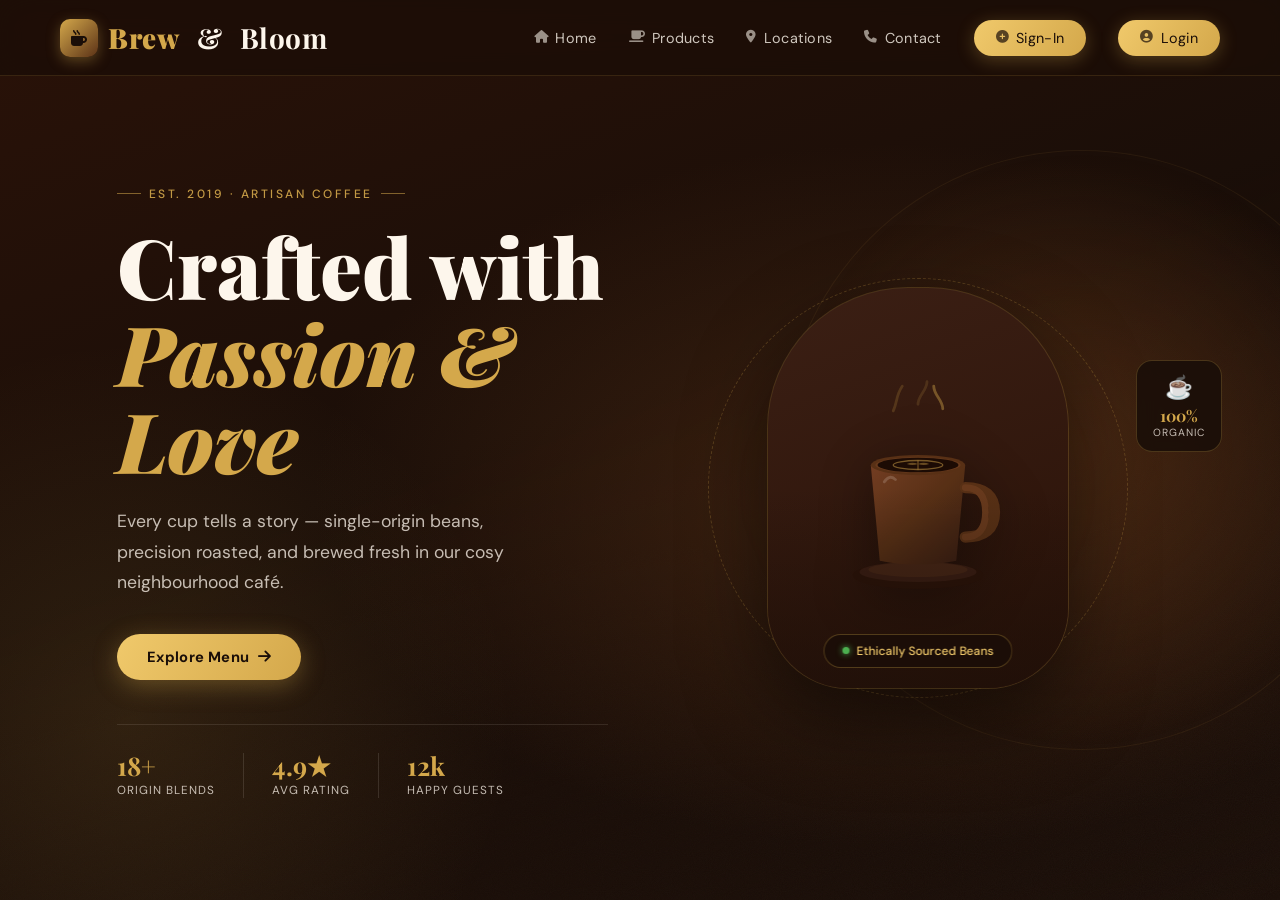
<file: index.html>
<!doctype html>
<html lang="en">
<head>
  <meta charset="UTF-8" />
  <meta name="viewport" content="width=device-width, initial-scale=1.0" />
  <title>Brew & Bloom</title>

  <!-- Font Awesome -->
  <link rel="stylesheet"
    href="https://cdnjs.cloudflare.com/ajax/libs/font-awesome/6.5.0/css/all.min.css"/>

  <!-- Google Fonts -->
  <link href="https://fonts.googleapis.com/css2?family=Playfair+Display:ital,wght@0,700;0,900;1,700&family=DM+Sans:wght@300;400;500&display=swap" rel="stylesheet">

  <link rel="stylesheet" href="style.css">
</head>
<body>

<!-- ────────── NAVBAR ────────── -->
<nav class="nav">
  <a class="brand" href="index.html">
    <span class="icon-wrap"><i class="fa-solid fa-mug-hot"></i></span>
    Brew <span>&nbsp;&amp;&nbsp;</span><span>Bloom</span>
  </a>

  <input type="checkbox" id="toggle">
  <label for="toggle" class="menu-icon" aria-label="Toggle menu">
    <span></span><span></span><span></span>
  </label>

  <ul class="menu">
    <li><a href="index.html"><i class="fa-solid fa-house"></i> Home</a></li>
    <li><a href="menu.html"><i class="fa-solid fa-mug-saucer"></i> Products</a></li>
    <li><a href="#"><i class="fa-solid fa-location-dot"></i> Locations</a></li>
    <li><a href="#"><i class="fa-solid fa-phone"></i> Contact</a></li>
    <li><a href="sign.html" class="btn"><i class="fa fa-plus-circle" aria-hidden="true"></i>Sign-In</a></li>
    <li><a href="login.html" class="btn"><i class="fa-solid fa-circle-user"></i>Login</a></li>
  </ul>
</nav>

<!-- ────────── HERO ────────── -->
<section class="hero">
  <div class="hero-inner">

    <!-- LEFT -->
    <div class="hero-text">
      <p class="eyebrow">Est. 2019 · Artisan Coffee</p>

      <h1 class="hero-title">
        Crafted with<br>
        <em>Passion &amp; Love</em>
      </h1>

      <p class="hero-sub">
        Every cup tells a story — single-origin beans, precision roasted,
        and brewed fresh in our cosy neighbourhood café.
      </p>

      <div class="hero-ctas">
        <a href="menu.html" class="cta-primary">
          Explore Menu <i class="fa-solid fa-arrow-right"></i>
        </a>
      </div>

      <div class="stats">
        <div class="stat-item">
          <div class="stat-num">18+</div>
          <div class="stat-label">Origin Blends</div>
        </div>
        <div class="stat-divider"></div>
        <div class="stat-item">
          <div class="stat-num">4.9★</div>
          <div class="stat-label">Avg Rating</div>
        </div>
        <div class="stat-divider"></div>
        <div class="stat-item">
          <div class="stat-num">12k</div>
          <div class="stat-label">Happy Guests</div>
        </div>
      </div>
    </div>

    <!-- RIGHT -->
    <div class="hero-visual">
      <div class="ring"></div>
      <div class="glow-blob"></div>

      <div class="img-card">
        <div class="cup-art">
          <!-- Elegant coffee cup SVG illustration -->
          <svg viewBox="0 0 160 200" fill="none" xmlns="http://www.w3.org/2000/svg">
            <!-- Steam wisps -->
            <path d="M58 30 C58 22, 66 18, 66 10" stroke="#D4A84B" stroke-width="2.5" stroke-linecap="round" opacity="0.6">
              <animate attributeName="opacity" values="0.6;0.2;0.6" dur="2.5s" repeatCount="indefinite"/>
              <animate attributeName="d" values="M58 30 C58 22, 66 18, 66 10;M58 32 C62 24, 60 18, 66 10;M58 30 C58 22, 66 18, 66 10" dur="2.5s" repeatCount="indefinite"/>
            </path>
            <path d="M80 26 C80 18, 88 14, 88 6" stroke="#D4A84B" stroke-width="2.5" stroke-linecap="round" opacity="0.5">
              <animate attributeName="opacity" values="0.5;0.15;0.5" dur="2s" begin="0.4s" repeatCount="indefinite"/>
            </path>
            <path d="M102 30 C102 22, 94 18, 94 10" stroke="#D4A84B" stroke-width="2.5" stroke-linecap="round" opacity="0.6">
              <animate attributeName="opacity" values="0.6;0.2;0.6" dur="3s" begin="0.8s" repeatCount="indefinite"/>
            </path>

            <!-- Saucer -->
            <ellipse cx="80" cy="178" rx="58" ry="12" fill="#2a1208"/>
            <ellipse cx="80" cy="175" rx="52" ry="9" fill="#3B1F14"/>
            <ellipse cx="80" cy="173" rx="44" ry="6.5" fill="#4a2918"/>

            <!-- Cup body -->
            <path d="M38 80 L46 165 Q80 172 114 165 L122 80 Z" fill="url(#cupGrad)"/>

            <!-- Cup rim -->
            <ellipse cx="80" cy="80" rx="42" ry="9" fill="#5C3317"/>
            <ellipse cx="80" cy="80" rx="38" ry="7" fill="#6e3e1e"/>

            <!-- Coffee surface -->
            <ellipse cx="80" cy="80" rx="36" ry="6.5" fill="#1a0a04"/>

            <!-- Latte art (leaf) -->
            <ellipse cx="80" cy="80" rx="22" ry="4" fill="none" stroke="#D4A84B" stroke-width="1.2" opacity="0.55"/>
            <line x1="80" y1="76" x2="80" y2="84" stroke="#D4A84B" stroke-width="1" opacity="0.55"/>
            <path d="M70 79 Q75 77 80 79 Q75 81 70 79" fill="#D4A84B" opacity="0.45"/>
            <path d="M90 79 Q85 77 80 79 Q85 81 90 79" fill="#D4A84B" opacity="0.45"/>

            <!-- Handle -->
            <path d="M122 100 Q148 100 148 122 Q148 144 122 144" stroke="#5C3317" stroke-width="10" fill="none" stroke-linecap="round"/>
            <path d="M122 100 Q140 100 140 122 Q140 144 122 144" stroke="#6e3e1e" stroke-width="6" fill="none" stroke-linecap="round"/>

            <!-- Shine -->
            <path d="M50 95 Q55 88 60 93" stroke="rgba(253,246,236,0.2)" stroke-width="2.5" stroke-linecap="round" fill="none"/>

            <defs>
              <linearGradient id="cupGrad" x1="38" y1="80" x2="122" y2="165" gradientUnits="userSpaceOnUse">
                <stop offset="0%" stop-color="#7a4225"/>
                <stop offset="50%" stop-color="#5C3317"/>
                <stop offset="100%" stop-color="#3B1F14"/>
              </linearGradient>
            </defs>
          </svg>
        </div>

        <div class="badge">
          <span class="badge-dot"></span>
          Ethically Sourced Beans
        </div>
      </div>

      <!-- floating info tag -->
      <div class="float-tag">
        <div class="tag-icon">☕</div>
        <div class="tag-val">100%</div>
        <div class="tag-label">Organic</div>
      </div>
    </div>

  </div>
</section>

</body>
</html>
</file>
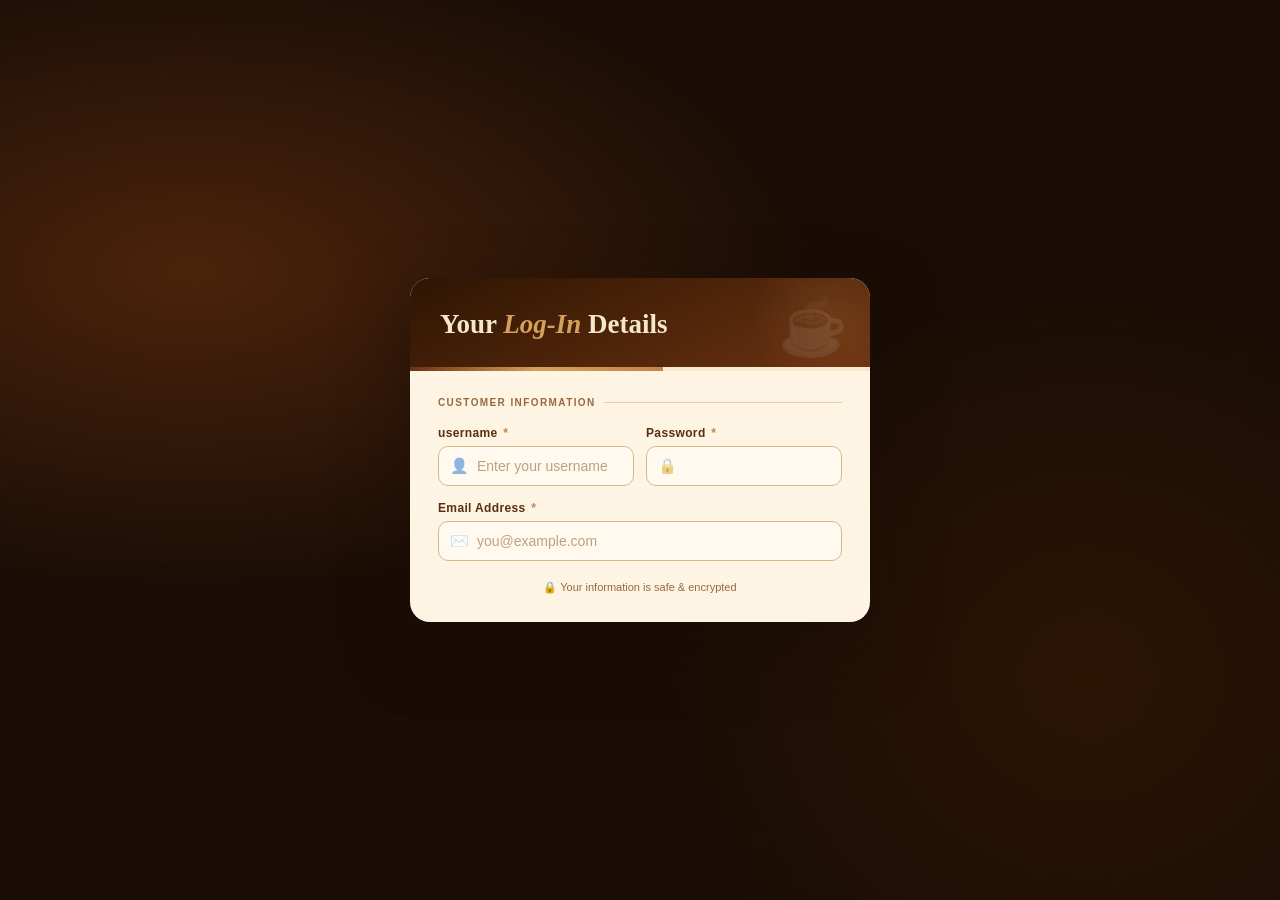
<file: login.html>
<!DOCTYPE html>
<html lang="en">
<head>
    <meta charset="UTF-8">
    <meta name="viewport" content="width=device-width, initial-scale=1.0">
    <title>Login</title>
    <link rel="stylesheet" href="login.css">

</head>
<body>
    <div class="card">

    <!-- Header -->
    <div class="card-header">
      <h1>Your <em>Log-In</em> Details</h1>
    </div>
    <div class="steam-bar"><div class="steam-fill"></div></div>

    <!-- Form Body -->
    <div class="card-body">
      <form action="payment.html">

        <!-- Customer Info -->
        <p class="section-label">Customer Information</p>
        <div class="form-grid">

          <div class="form-row">
            <div class="form-group">
              <label for="name">username <span class="req">*</span></label>
              <div class="input-wrap">
                <span class="input-icon">👤</span>
                <input type="text" id="name" placeholder="Enter your username" required />
              </div>
            </div>

            <div class="form-group">
              <label for="password">Password <span class="req">*</span></label>
              <div class="input-wrap">
                <span class="input-icon">🔒</span>
                <input type="password" id="password" placeholder="" required />
              </div>
            </div>
          </div>

          <div class="form-group span-full">
            <label for="email">Email Address <span class="req">*</span></label>
            <div class="input-wrap">
              <span class="input-icon">✉️</span>
              <input type="email" id="email" placeholder="you@example.com" required />
            </div>
            <div class="secure-note">🔒 Your information is safe &amp; encrypted</div>
          </div>
</body>
</html>
</file>
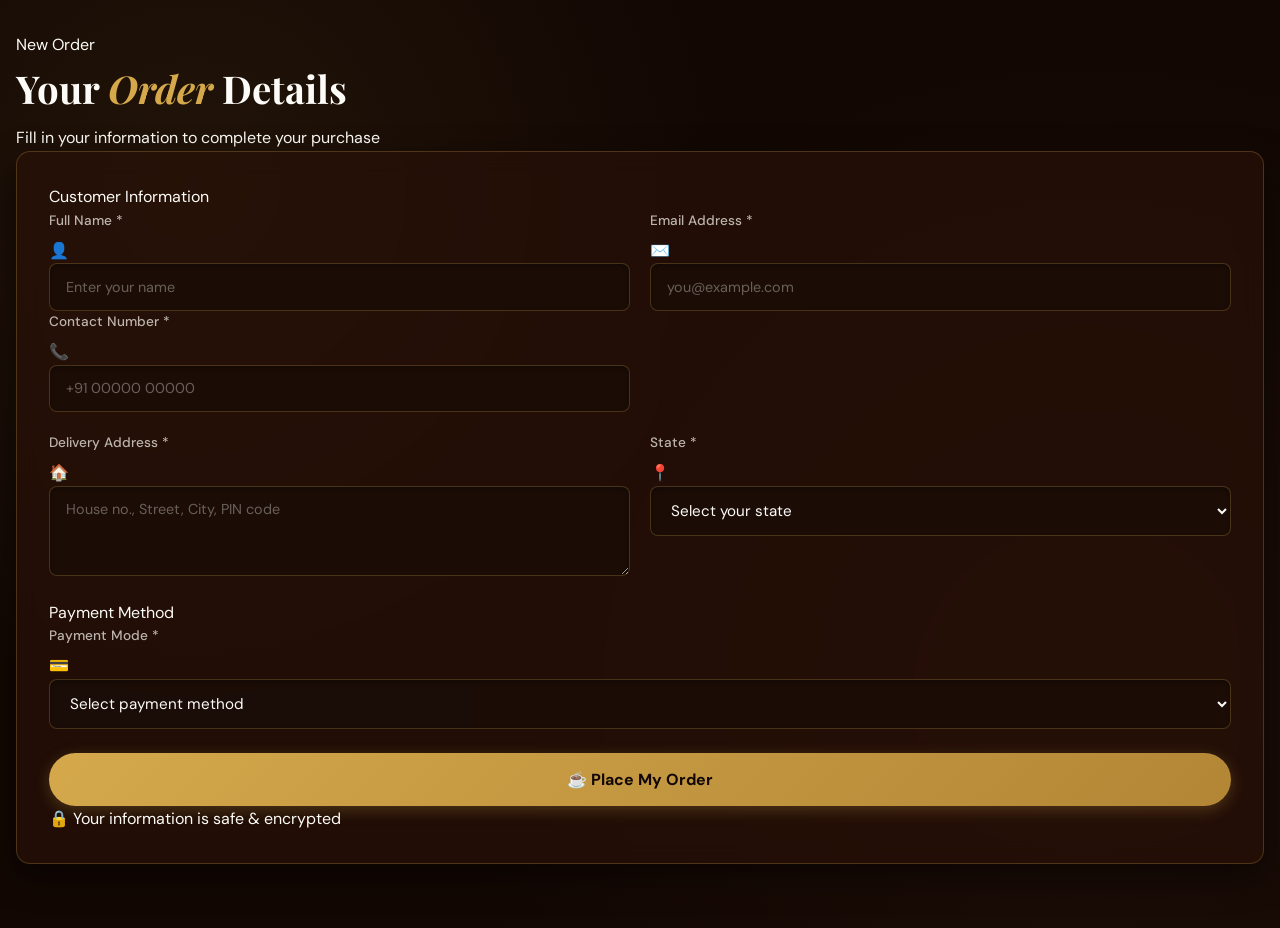
<file: order.html>
<!DOCTYPE html>
<html lang="en">
<head>
  <meta charset="UTF-8" />
  <meta name="viewport" content="width=device-width, initial-scale=1.0" />
  <title>Order Details</title>
  <link href="https://fonts.googleapis.com/css2?family=Playfair+Display:ital,wght@0,600;0,700;1,600&family=DM+Sans:wght@400;500;600&display=swap" rel="stylesheet" />
  <link rel="stylesheet" href="order.css">
</head>
<body>

  <div class="card">

    <!-- Header -->
    <div class="card-header">
      <div class="badge"><span class="badge-dot"></span> New Order</div>
      <h1>Your <em>Order</em> Details</h1>
      <p>Fill in your information to complete your purchase</p>
    </div>
    <div class="steam-bar"><div class="steam-fill"></div></div>

    <!-- Form Body -->
    <div class="card-body">
      <form action="payment.html">

        <!-- Customer Info -->
        <p class="section-label">Customer Information</p>
        <div class="form-grid">

          <div class="form-row">
            <div class="form-group">
              <label for="name">Full Name <span class="req">*</span></label>
              <div class="input-wrap">
                <span class="input-icon">👤</span>
                <input type="text" id="name" placeholder="Enter your name" required />
              </div>
            </div>

            <div class="form-group">
              <label for="contact">Contact Number <span class="req">*</span></label>
              <div class="input-wrap">
                <span class="input-icon">📞</span>
                <input type="tel" id="contact" placeholder="+91 00000 00000" required />
              </div>
            </div>
          </div>

          <div class="form-group span-full">
            <label for="email">Email Address <span class="req">*</span></label>
            <div class="input-wrap">
              <span class="input-icon">✉️</span>
              <input type="email" id="email" placeholder="you@example.com" required />
            </div>
          </div>

          <div class="form-group span-full">
            <label for="address">Delivery Address <span class="req">*</span></label>
            <div class="input-wrap">
              <span class="input-icon textarea-icon">🏠</span>
              <textarea id="address" placeholder="House no., Street, City, PIN code" required></textarea>
            </div>
          </div>

          <div class="form-group span-full">
            <label for="state">State <span class="req">*</span></label>
            <div class="input-wrap select-wrap">
              <span class="input-icon">📍</span>
              <select id="state" required>
                <option value="" disabled selected>Select your state</option>
                <optgroup label="States">
                  <option>Bihar</option>
                  <option>Gujrat</option>
                  <option>Haryana</option>
                  <option>Jharkhand</option>
                  <option>Madhya Pradesh</option>
                  <option>Maharashtra</option>
                  <option>Odisha</option>
                  <option>Uttar Pradesh</option>
                  <option>West Bengal</option>
                </optgroup>
              </select>
            </div>
          </div>

        </div>

        <!-- Payment -->
        <div class="divider"></div>
        <p class="section-label">Payment Method</p>

        <div class="form-group">
          <label for="payment">Payment Mode <span class="req">*</span></label>
          <div class="input-wrap select-wrap">
            <span class="input-icon">💳</span>
            <select id="payment" required>
              <option value="" disabled selected>Select payment method</option>
              <option value="cod">Cash on Delivery</option>
              <option value="upi">PhonePe / UPI</option>
              <option value="card">Debit / Credit Card</option>
              <option value="netbanking">Pay by Account Number</option>
            </select>
          </div>
        </div>

        <!-- Submit -->
        <div class="btn-wrap">
          <button type="submit" class="btn">
            <span class="btn-inner">
              <span>☕</span>
              Place My Order
            </span>
          </button>
        </div>

        <div class="secure-note">🔒 Your information is safe &amp; encrypted</div>

      </form>
    </div>

  </div>

</body>
</html>
</file>
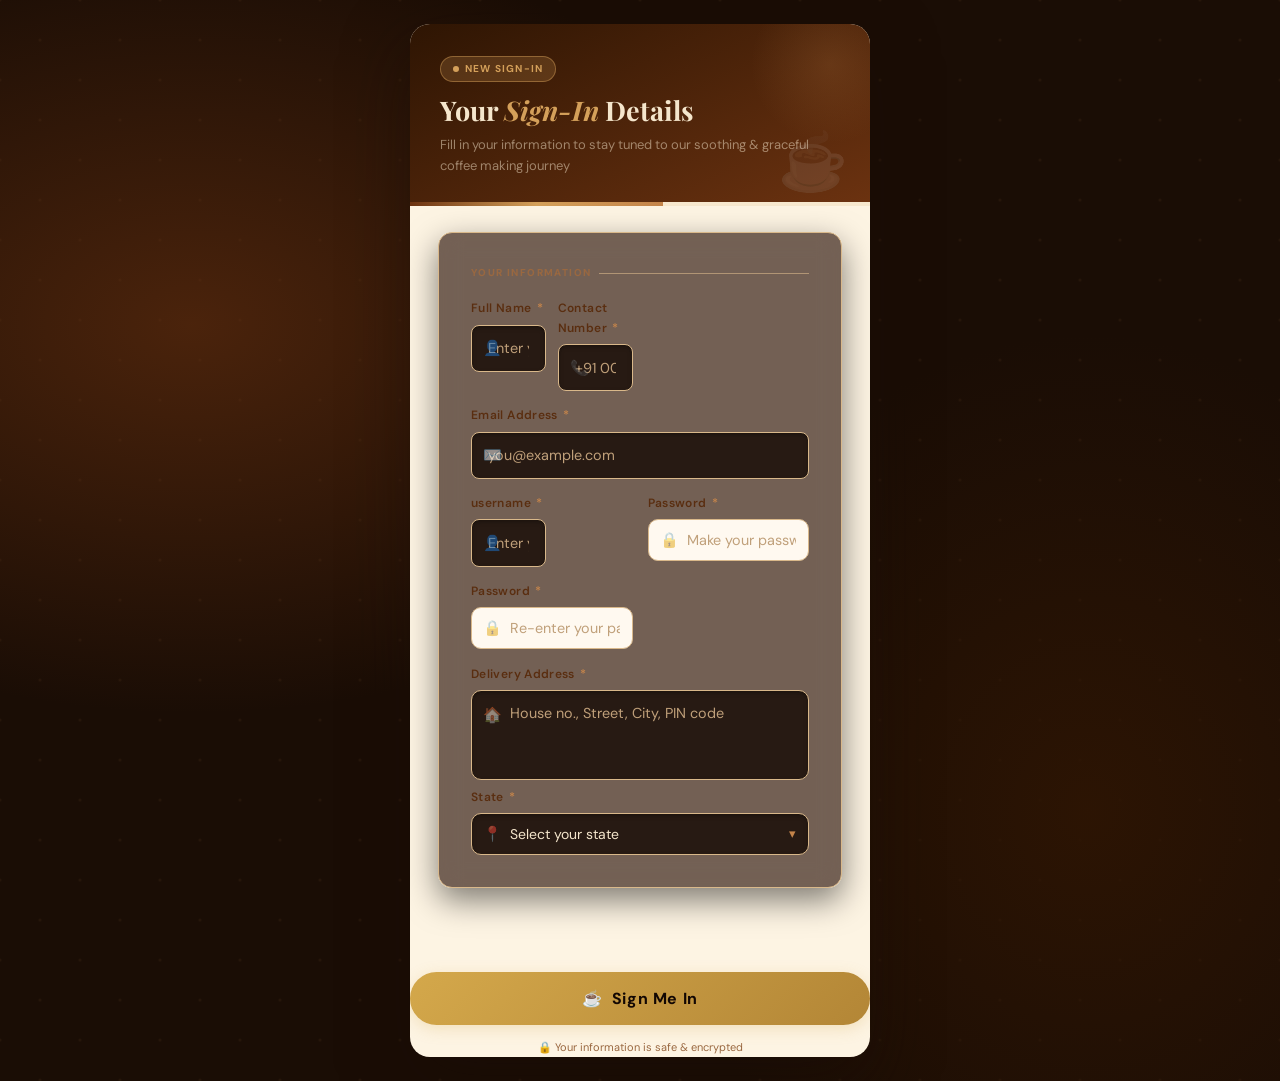
<file: sign.html>
<!DOCTYPE html>
<html lang="en">

<head>
    <meta charset="UTF-8" />
    <meta name="viewport" content="width=device-width, initial-scale=1.0" />
    <title>Sign-In</title>
    <link
        href="https://fonts.googleapis.com/css2?family=Playfair+Display:ital,wght@0,600;0,700;1,600&family=DM+Sans:wght@400;500;600&display=swap"
        rel="stylesheet" />
    <link rel="stylesheet" href="order.css">
    <link rel="stylesheet" href="sign.css">
</head>

<body>

    <div class="card">

        <!-- Header -->
        <div class="card-header">
            <div class="badge"><span class="badge-dot"></span> New Sign-In</div>
            <h1>Your <em>Sign-In</em> Details</h1>
            <p>Fill in your information to stay tuned to our soothing & graceful coffee making journey</p>
        </div>
        <div class="steam-bar">
            <div class="steam-fill"></div>
        </div>

        <!-- Form Body -->
        <div class="card-body">
            <form action="payment.html">

                <!-- Customer Info -->
                <p class="section-label">Your Information</p>
                <div class="form-grid">

                    <div class="form-row">
                        <div class="form-group">
                            <label for="name">Full Name <span class="req">*</span></label>
                            <div class="input-wrap">
                                <span class="input-icon">👤</span>
                                <input type="text" id="name" placeholder="Enter your name" required />
                            </div>
                        </div>

                        <div class="form-group">
                            <label for="contact">Contact Number <span class="req">*</span></label>
                            <div class="input-wrap">
                                <span class="input-icon">📞</span>
                                <input type="tel" id="contact" placeholder="+91 00000 00000" required />
                            </div>
                        </div>
                    </div>

                    <div class="form-group span-full">
                        <label for="email">Email Address <span class="req">*</span></label>
                        <div class="input-wrap">
                            <span class="input-icon">✉️</span>
                            <input type="email" id="email" placeholder="you@example.com" required />
                        </div>
                    </div>
                    <div class="form-row">
                        <div class="form-group">
                            <label for="name">username <span class="req">*</span></label>
                            <div class="input-wrap">
                                <span class="input-icon">👤</span>
                                <input type="text" id="name" placeholder="Enter your username" required />
                            </div>
                        </div>
                    </div>
                    <div class="form-group">
                        <label for="password">Password <span class="req">*</span></label>
                        <div class="input-wrap">
                            <span class="input-icon">🔒</span>
                            <input type="password" id="password" placeholder="Make your password" required />
                        </div>
                    </div>
                    <div class="form-group">
                        <label for="password">Password <span class="req">*</span></label>
                        <div class="input-wrap">
                            <span class="input-icon">🔒</span>
                            <input type="password" id="password" placeholder="Re-enter your password" required />
                        </div>
                    </div>
                </div>

                <div class="form-group span-full">
                    <label for="address">Delivery Address <span class="req">*</span></label>
                    <div class="input-wrap">
                        <span class="input-icon textarea-icon">🏠</span>
                        <textarea id="address" placeholder="House no., Street, City, PIN code" required></textarea>
                    </div>
                </div>

                <div class="form-group span-full">
                    <label for="state">State <span class="req">*</span></label>
                    <div class="input-wrap select-wrap">
                        <span class="input-icon">📍</span>
                        <select id="state" required>
                            <option value="" disabled selected>Select your state</option>
                            <optgroup label="States">
                                <option>Bihar</option>
                                <option>Gujrat</option>
                                <option>Haryana</option>
                                <option>Jharkhand</option>
                                <option>Madhya Pradesh</option>
                                <option>Maharashtra</option>
                                <option>Odisha</option>
                                <option>Uttar Pradesh</option>
                                <option>West Bengal</option>
                            </optgroup>
                        </select>
                    </div>
                </div>

        </div>

        <!-- Submit -->
        <div class="btn-wrap">
            <button type="submit" class="btn">
                <span class="btn-inner">
                    <span>☕</span>
                    Sign Me In
                </span>
            </button>
        </div>

        <div class="secure-note">🔒 Your information is safe &amp; encrypted</div>

        </form>
    </div>

    </div>

</body>

</html>
</file>
<file: style.css>
/* ─── RESET & ROOT ─────────────────────────────────── */
    *, *::before, *::after {
      margin: 0; padding: 0;
      box-sizing: border-box;
    }

    :root {
      --gold:        #D4A84B;
      --gold-light:  #F0C96B;
      --gold-pale:   #fdf3dc;
      --brown-deep:  #1A0E08;
      --brown-mid:   #3B1F14;
      --brown-warm:  #5C3317;
      --cream:       #FDF6EC;
      --text-light:  rgba(253,246,236,0.75);
      --nav-h:       76px;
    }

    html { scroll-behavior: smooth; }

    body {
      font-family: 'DM Sans', sans-serif;
      background: var(--brown-deep);
      color: var(--cream);
      overflow-x: hidden;
    }

    /* ─── NOISE OVERLAY ────────────────────────────────── */
    body::before {
      content: '';
      position: fixed; inset: 0;
      background-image: url("data:image/svg+xml,%3Csvg viewBox='0 0 200 200' xmlns='http://www.w3.org/2000/svg'%3E%3Cfilter id='noise'%3E%3CfeTurbulence type='fractalNoise' baseFrequency='0.85' numOctaves='4' stitchTiles='stitch'/%3E%3C/filter%3E%3Crect width='100%25' height='100%25' filter='url(%23noise)' opacity='0.04'/%3E%3C/svg%3E");
      background-size: 180px;
      pointer-events: none;
      z-index: 0;
    }

    /* ─── NAVBAR ───────────────────────────────────────── */
    .nav {
      position: fixed; top: 0; left: 0; right: 0;
      z-index: 1000;
      height: var(--nav-h);
      display: flex;
      align-items: center;
      justify-content: space-between;
      padding: 0 clamp(20px, 5vw, 60px);
      background: rgba(26,14,8,0.82);
      backdrop-filter: blur(18px) saturate(160%);
      border-bottom: 1px solid rgba(212,168,75,0.15);
      transition: background 0.4s;
    }

    /* brand */
    .brand {
      font-family: 'Playfair Display', serif;
      font-size: clamp(1.35rem, 3vw, 1.75rem);
      font-weight: 900;
      color: var(--gold);
      letter-spacing: 0.5px;
      display: flex;
      align-items: center;
      gap: 10px;
      text-decoration: none;
      flex-shrink: 0;
    }

    .brand .icon-wrap {
      width: 38px; height: 38px;
      background: linear-gradient(135deg, var(--gold), var(--brown-warm));
      border-radius: 10px;
      display: grid; place-items: center;
      font-size: 1rem;
      color: var(--brown-deep);
      box-shadow: 0 4px 14px rgba(212,168,75,0.35);
    }

    .brand span { color: var(--cream); font-weight: 700; }

    /* hamburger */
    #toggle { display: none; }

    .menu-icon {
      display: none;
      flex-direction: column;
      gap: 5px;
      cursor: pointer;
      padding: 6px;
      z-index: 1100;
    }

    .menu-icon span {
      display: block;
      width: 26px; height: 2px;
      background: var(--gold);
      border-radius: 2px;
      transition: transform 0.35s, opacity 0.35s, width 0.35s;
      transform-origin: left center;
    }

    #toggle:checked ~ .menu-icon span:nth-child(1) { transform: rotate(43deg) translateY(-1px); }
    #toggle:checked ~ .menu-icon span:nth-child(2) { opacity: 0; width: 0; }
    #toggle:checked ~ .menu-icon span:nth-child(3) { transform: rotate(-43deg) translateY(1px); }

    /* menu list */
    .menu {
      display: flex;
      align-items: center;
      gap: clamp(12px, 2.5vw, 32px);
      list-style: none;
    }

    .menu a {
      text-decoration: none;
      color: rgba(253,246,236,0.8);
      font-size: 0.9rem;
      font-weight: 400;
      letter-spacing: 0.3px;
      display: flex;
      align-items: center;
      gap: 7px;
      transition: color 0.25s;
      position: relative;
    }

    .menu a:not(.btn)::after {
      content: '';
      position: absolute; bottom: -3px; left: 0;
      width: 0; height: 1.5px;
      background: var(--gold);
      transition: width 0.3s ease;
    }

    .menu a:not(.btn):hover { color: var(--gold); }
    .menu a:not(.btn):hover::after { width: 100%; }

    .menu a i { font-size: 0.8rem; opacity: 0.7; }

    /* CTA button */
    .btn {
      background: linear-gradient(120deg, var(--gold-light), var(--gold));
      padding: 9px 22px;
      border-radius: 50px;
      color: var(--brown-deep) !important;
      font-weight: 600;
      font-size: 0.88rem;
      letter-spacing: 0.3px;
      box-shadow: 0 4px 18px rgba(212,168,75,0.3);
      transition: transform 0.25s, box-shadow 0.25s !important;
    }

    .btn:hover {
      transform: translateY(-2px) scale(1.03) !important;
      box-shadow: 0 8px 28px rgba(212,168,75,0.45) !important;
    }

    .btn::after { display: none !important; }

    /* ─── HERO ─────────────────────────────────────────── */
    .hero {
      position: relative;
      min-height: 100svh;
      padding-top: var(--nav-h);
      display: flex;
      align-items: center;
      overflow: hidden;
    }

    /* layered background */
    .hero::before {
      content: '';
      position: absolute; inset: 0;
      background:
        radial-gradient(ellipse 70% 60% at 70% 55%, rgba(92,51,23,0.55) 0%, transparent 65%),
        radial-gradient(ellipse 50% 70% at 10% 80%, rgba(212,168,75,0.12) 0%, transparent 60%),
        linear-gradient(160deg, #2a1208 0%, #1A0E08 45%, #12080400 100%);
      z-index: 0;
    }

    /* decorative ring */
    .hero::after {
      content: '';
      position: absolute;
      width: min(600px, 90vw);
      aspect-ratio: 1;
      border-radius: 50%;
      right: -8%;
      top: 50%;
      transform: translateY(-50%);
      background: radial-gradient(circle, rgba(92,51,23,0.45) 0%, transparent 70%);
      border: 1px solid rgba(212,168,75,0.08);
      z-index: 0;
    }

    .hero-inner {
      position: relative; z-index: 1;
      width: 100%;
      max-width: 1200px;
      margin: 0 auto;
      padding: 0 clamp(24px, 6vw, 80px);
      display: grid;
      grid-template-columns: 1fr 1fr;
      align-items: center;
      gap: clamp(30px, 5vw, 80px);
    }

    /* ─── LEFT CONTENT ─────────────────────────────────── */
    .hero-text { animation: fadeUp 0.9s ease both; }

    .eyebrow {
      display: inline-flex;
      align-items: center;
      gap: 8px;
      font-size: 0.75rem;
      font-weight: 500;
      letter-spacing: 2.5px;
      text-transform: uppercase;
      color: var(--gold);
      margin-bottom: 20px;
      opacity: 0.9;
    }

    .eyebrow::before, .eyebrow::after {
      content: '';
      display: block;
      width: 24px; height: 1px;
      background: var(--gold);
      opacity: 0.6;
    }

    .hero-title {
      font-family: 'Playfair Display', serif;
      font-size: clamp(2.8rem, 6.5vw, 5.2rem);
      font-weight: 900;
      line-height: 1.05;
      margin-bottom: 22px;
      color: var(--cream);
    }

    .hero-title em {
      font-style: italic;
      color: var(--gold);
      display: block;
    }

    .hero-sub {
      font-size: clamp(0.95rem, 1.6vw, 1.1rem);
      color: var(--text-light);
      line-height: 1.75;
      max-width: 420px;
      margin-bottom: 36px;
    }

    .hero-ctas {
      display: flex;
      flex-wrap: wrap;
      gap: 14px;
      align-items: center;
    }

    .cta-primary {
      text-decoration: none;
      background: linear-gradient(120deg, var(--gold-light), var(--gold));
      color: var(--brown-deep);
      font-weight: 700;
      font-size: 0.92rem;
      padding: 13px 30px;
      border-radius: 50px;
      letter-spacing: 0.4px;
      box-shadow: 0 6px 24px rgba(212,168,75,0.35);
      transition: transform 0.25s, box-shadow 0.25s;
      display: inline-flex;
      align-items: center;
      gap: 8px;
    }

    .cta-primary:hover {
      transform: translateY(-3px);
      box-shadow: 0 12px 32px rgba(212,168,75,0.5);
    }

    .cta-secondary {
      text-decoration: none;
      color: var(--gold);
      font-weight: 500;
      font-size: 0.9rem;
      display: inline-flex;
      align-items: center;
      gap: 8px;
      transition: gap 0.25s;
    }

    .cta-secondary:hover { gap: 13px; }

    /* stats row */
    .stats {
      display: flex;
      gap: 28px;
      margin-top: 44px;
      padding-top: 28px;
      border-top: 1px solid rgba(253,246,236,0.1);
    }

    .stat-item { text-align: left; }

    .stat-num {
      font-family: 'Playfair Display', serif;
      font-size: 1.6rem;
      font-weight: 700;
      color: var(--gold);
      line-height: 1;
      margin-bottom: 3px;
    }

    .stat-label {
      font-size: 0.73rem;
      letter-spacing: 1px;
      text-transform: uppercase;
      color: var(--text-light);
    }

    .stat-divider {
      width: 1px;
      align-self: stretch;
      background: rgba(253,246,236,0.12);
    }

    /* ─── RIGHT IMAGE ──────────────────────────────────── */
    .hero-visual {
      position: relative;
      display: flex;
      justify-content: center;
      align-items: center;
      animation: fadeUp 0.9s 0.2s ease both;
    }

    /* spinning ring */
    .ring {
      position: absolute;
      width: min(420px, 90%);
      aspect-ratio: 1;
      border-radius: 50%;
      border: 1px dashed rgba(212,168,75,0.25);
      animation: spin 24s linear infinite;
    }

    .ring::before {
      content: '';
      position: absolute;
      width: 10px; height: 10px;
      background: var(--gold);
      border-radius: 50%;
      top: 6%; left: 50%;
      transform: translateX(-50%);
      box-shadow: 0 0 12px var(--gold);
    }

    @keyframes spin { to { transform: rotate(360deg); } }

    /* glow blob */
    .glow-blob {
      position: absolute;
      width: 60%;
      aspect-ratio: 1;
      background: radial-gradient(circle, rgba(212,168,75,0.18) 0%, transparent 70%);
      border-radius: 50%;
      filter: blur(30px);
    }

    /* image card */
    .img-card {
      position: relative;
      z-index: 2;
      width: min(300px, 75vw);
      aspect-ratio: 3/4;
      border-radius: 140px 140px 80px 80px;
      overflow: hidden;
      box-shadow:
        0 0 0 1px rgba(212,168,75,0.2),
        0 30px 80px rgba(0,0,0,0.5),
        inset 0 1px 0 rgba(253,246,236,0.1);
      background: var(--brown-mid);
    }

    /* placeholder cup illustration (CSS art) */
    .cup-art {
      position: absolute;
      inset: 0;
      display: flex;
      align-items: center;
      justify-content: center;
      background: linear-gradient(160deg, #3B1F14 0%, #2a1208 100%);
    }

    .cup-art svg {
      width: 65%;
      max-width: 180px;
      opacity: 0.9;
      filter: drop-shadow(0 12px 28px rgba(0,0,0,0.45));
    }

    /* image overlay gradient */
    .img-card::after {
      content: '';
      position: absolute; inset: 0;
      background: linear-gradient(to top, rgba(26,14,8,0.6) 0%, transparent 50%);
    }

    /* badge chip */
    .badge {
      position: absolute;
      bottom: 20px; left: 50%;
      transform: translateX(-50%);
      z-index: 3;
      background: rgba(26,14,8,0.85);
      backdrop-filter: blur(10px);
      border: 1px solid rgba(212,168,75,0.3);
      border-radius: 40px;
      padding: 8px 18px;
      white-space: nowrap;
      font-size: 0.75rem;
      font-weight: 500;
      color: var(--gold-light);
      display: flex;
      align-items: center;
      gap: 7px;
    }

    .badge-dot {
      width: 7px; height: 7px;
      background: #4CAF50;
      border-radius: 50%;
      box-shadow: 0 0 6px #4CAF50;
      animation: pulse-dot 2s infinite;
    }

    @keyframes pulse-dot {
      0%, 100% { opacity: 1; }
      50%       { opacity: 0.4; }
    }

    /* floating tag */
    .float-tag {
      position: absolute;
      top: 18%; right: -12%;
      z-index: 3;
      background: rgba(26,14,8,0.88);
      backdrop-filter: blur(10px);
      border: 1px solid rgba(212,168,75,0.25);
      border-radius: 16px;
      padding: 12px 16px;
      text-align: center;
      animation: float 4s ease-in-out infinite;
    }

    @keyframes float {
      0%, 100% { transform: translateY(0px); }
      50%       { transform: translateY(-10px); }
    }

    .float-tag .tag-icon {
      font-size: 1.4rem;
      margin-bottom: 3px;
    }

    .float-tag .tag-label {
      font-size: 0.65rem;
      letter-spacing: 1px;
      text-transform: uppercase;
      color: var(--text-light);
    }

    .float-tag .tag-val {
      font-family: 'Playfair Display', serif;
      font-size: 1rem;
      font-weight: 700;
      color: var(--gold);
    }

    /* ─── ANIMATIONS ───────────────────────────────────── */
    @keyframes fadeUp {
      from { opacity: 0; transform: translateY(30px); }
      to   { opacity: 1; transform: translateY(0); }
    }

    /* ─── RESPONSIVE ───────────────────────────────────── */
    @media (max-width: 768px) {
      .menu-icon { display: flex; }

      .menu {
        position: fixed;
        inset: 0;
        background: rgba(20,10,5,0.97);
        backdrop-filter: blur(20px);
        flex-direction: column;
        justify-content: center;
        gap: 0;
        transform: translateX(100%);
        transition: transform 0.4s cubic-bezier(0.77,0,0.18,1);
        padding: 0;
        z-index: 999;
      }

      #toggle:checked ~ .menu {
        transform: translateX(0);
      }

      .menu li {
        width: 100%;
        text-align: center;
        border-bottom: 1px solid rgba(253,246,236,0.06);
        animation: none;
      }

      .menu a {
        display: flex;
        justify-content: center;
        padding: 18px 20px;
        font-size: 1.1rem;
      }

      .menu a.btn {
        margin: 24px auto 0;
        width: fit-content;
        display: inline-flex;
      }

      .hero-inner {
        grid-template-columns: 1fr;
        text-align: center;
        padding: 30px 24px 50px;
      }

      .eyebrow { justify-content: center; }

      .hero-sub { margin: 0 auto 32px; }

      .hero-ctas { justify-content: center; }

      .stats { justify-content: center; }

      .hero-visual { order: -1; margin-bottom: 10px; }

      .img-card {
        width: min(220px, 60vw);
      }

      .float-tag { right: -4%; top: 10%; }
    }

    @media (max-width: 420px) {
      .stats { gap: 16px; }
      .float-tag { display: none; }
    }
</file>
<file: login.css>
*, *::before, *::after { margin: 0; padding: 0; box-sizing: border-box; }

    :root {
      --espresso:     #1a0d05;
      --dark-roast:   #2e1503;
      --medium-roast: #6b3210;
      --latte:        #c4844a;
      --caramel:      #d4a05a;
      --cream:        #f5e6cc;
      --milk-foam:    #fdf4e3;
      --text-dark:    #1e0f04;
      --text-mid:     #5a2e10;
      --text-muted:   #9a6840;
      --border:       #d9b88a;
      --shadow:       0 24px 64px rgba(26, 13, 5, 0.55);
    }

    body {
      min-height: 100vh;
      display: flex;
      align-items: center;
      justify-content: center;
      padding: 24px 16px;
      font-family: 'DM Sans', sans-serif;
      background-color: var(--espresso);
      background-image:
        radial-gradient(ellipse 80% 60% at 15% 30%, rgba(107,50,16,0.6) 0%, transparent 60%),
        radial-gradient(ellipse 60% 80% at 85% 75%, rgba(46,21,3,0.9) 0%, transparent 55%),
        url("data:image/svg+xml,%3Csvg width='80' height='80' viewBox='0 0 80 80' xmlns='http://www.w3.org/2000/svg'%3E%3Ccircle cx='40' cy='40' r='1.5' fill='%23c4844a' fill-opacity='0.07'/%3E%3Ccircle cx='0' cy='0' r='1.5' fill='%23c4844a' fill-opacity='0.07'/%3E%3Ccircle cx='80' cy='0' r='1.5' fill='%23c4844a' fill-opacity='0.07'/%3E%3Ccircle cx='0' cy='80' r='1.5' fill='%23c4844a' fill-opacity='0.07'/%3E%3Ccircle cx='80' cy='80' r='1.5' fill='%23c4844a' fill-opacity='0.07'/%3E%3C/svg%3E");
    }

    /* ── Card ── */
    .card {
      background: var(--milk-foam);
      border-radius: 20px;
      width: 100%;
      max-width: 460px;
      box-shadow: var(--shadow);
      overflow: hidden;
      animation: rise 0.55s cubic-bezier(0.22, 1, 0.36, 1) both;
    }

    @keyframes rise {
      from { opacity: 0; transform: translateY(28px) scale(0.98); }
      to   { opacity: 1; transform: translateY(0) scale(1); }
    }

    /* ── Header ── */
    .card-header {
      background: linear-gradient(155deg, var(--dark-roast) 0%, var(--medium-roast) 100%);
      padding: 30px 30px 26px;
      position: relative;
      overflow: hidden;
    }

    .card-header::before {
      content: '';
      position: absolute;
      top: -40px; right: -40px;
      width: 160px; height: 160px;
      border-radius: 50%;
      background: radial-gradient(circle, rgba(196,132,74,0.18) 0%, transparent 70%);
    }

    .card-header::after {
      content: '☕';
      position: absolute;
      bottom: 12px; right: 22px;
      font-size: 56px;
      opacity: 0.10;
      line-height: 1;
    }

    .badge {
      display: inline-flex;
      align-items: center;
      gap: 6px;
      background: rgba(212,160,90,0.2);
      border: 1px solid rgba(212,160,90,0.45);
      color: var(--caramel);
      font-size: 10px;
      font-weight: 700;
      letter-spacing: 0.12em;
      text-transform: uppercase;
      padding: 4px 12px;
      border-radius: 99px;
      margin-bottom: 12px;
    }

    .badge-dot { width: 6px; height: 6px; border-radius: 50%; background: var(--caramel); }

    .card-header h1 {
      font-family: 'Playfair Display', serif;
      font-size: clamp(22px, 5vw, 27px);
      color: var(--cream);
      line-height: 1.25;
    }

    .card-header h1 em { font-style: italic; color: var(--caramel); }

    .card-header p {
      color: rgba(245,230,204,0.50);
      font-size: 13px;
      margin-top: 7px;
    }

    /* ── Progress bar ── */
    .steam-bar { height: 4px; background: rgba(212,160,90,0.15); }
    .steam-fill {
      height: 100%;
      width: 55%;
      background: linear-gradient(90deg, var(--medium-roast), var(--caramel), var(--latte));
    }

    /* ── Body ── */
    .card-body { padding: 26px 28px 28px; }

    .section-label {
      font-size: 10px;
      font-weight: 700;
      letter-spacing: 0.14em;
      text-transform: uppercase;
      color: var(--text-muted);
      margin-bottom: 18px;
      display: flex;
      align-items: center;
      gap: 8px;
    }

    .section-label::after {
      content: '';
      flex: 1;
      height: 1px;
      background: var(--border);
      opacity: 0.6;
    }

    .form-grid { display: grid; gap: 15px; }

    .span-full { grid-column: 1 / -1; }

    .form-row {
      display: grid;
      grid-template-columns: 1fr 1fr;
      gap: 12px;
    }

    .form-group { display: flex; flex-direction: column; gap: 6px; }

    label {
      font-size: 12px;
      font-weight: 600;
      color: var(--text-mid);
      letter-spacing: 0.03em;
    }

    .req { color: var(--latte); margin-left: 2px; }

    .input-wrap { position: relative; }

    .input-icon {
      position: absolute;
      left: 12px;
      top: 50%;
      transform: translateY(-50%);
      font-size: 15px;
      pointer-events: none;
      opacity: 0.5;
    }

    .textarea-icon { top: 13px; transform: none; }

    input, textarea, select {
      width: 100%;
      padding: 11px 12px 11px 38px;
      background: #fff9f0;
      border: 1.5px solid var(--border);
      border-radius: 10px;
      font-family: 'DM Sans', sans-serif;
      font-size: 14px;
      color: var(--text-dark);
      outline: none;
      transition: border-color 0.25s, box-shadow 0.25s, background 0.25s;
      -webkit-appearance: none;
      appearance: none;
    }

    input::placeholder, textarea::placeholder { color: #c0a07a; }

    input:focus, textarea:focus, select:focus {
      border-color: var(--latte);
      background: #fffdf8;
      box-shadow: 0 0 0 3px rgba(196,132,74,0.15);
    }

    textarea {
      resize: none;
      height: 88px;
      padding-top: 11px;
      line-height: 1.55;
    }

    select { cursor: pointer; }

    .select-wrap { position: relative; }
    .select-wrap::after {
      content: '▾';
      position: absolute;
      right: 13px;
      top: 50%;
      transform: translateY(-50%);
      color: var(--latte);
      font-size: 13px;
      pointer-events: none;
    }

    /* ── Divider ── */
    .divider {
      height: 1px;
      background: linear-gradient(90deg, transparent, var(--border), transparent);
      margin: 4px 0 20px;
    }

    /* ── Button ── */
    .btn-wrap { margin-top: 8px; }

    .btn {
      display: block;
      width: 100%;
      padding: 14px;
      background: linear-gradient(135deg, var(--dark-roast) 0%, var(--medium-roast) 100%);
      color: var(--cream);
      border: none;
      border-radius: 12px;
      font-family: 'DM Sans', sans-serif;
      font-size: 15px;
      font-weight: 600;
      letter-spacing: 0.04em;
      cursor: pointer;
      text-decoration: none;
      text-align: center;
      transition: transform 0.2s, box-shadow 0.2s;
      box-shadow: 0 6px 20px rgba(46,21,3,0.45);
      position: relative;
      overflow: hidden;
    }

    .btn::before {
      content: '';
      position: absolute;
      inset: 0;
      background: linear-gradient(135deg, transparent, rgba(212,160,90,0.18));
      opacity: 0;
      transition: opacity 0.25s;
    }

    .btn:hover { transform: translateY(-2px); box-shadow: 0 10px 28px rgba(46,21,3,0.55); }
    .btn:hover::before { opacity: 1; }
    .btn:active { transform: translateY(0); }

    .btn-inner { display: flex; align-items: center; justify-content: center; gap: 9px; }

    .secure-note {
      display: flex;
      align-items: center;
      justify-content: center;
      gap: 5px;
      margin-top: 14px;
      font-size: 11px;
      color: var(--text-muted);
    }

    /* ── Responsive ── */
    @media (max-width: 480px) {
      .card-body  { padding: 22px 18px 24px; }
      .card-header { padding: 24px 20px 20px; }
      .form-row { grid-template-columns: 1fr; gap: 15px; }
    }
</file>
<file: order.css>
/* ==========================================================================
   Brew & Bloom — Order Page Styles (order.css)
   ========================================================================== */

/* ────────── PALETTE & VARIABLES ────────── */
:root {
  --bg-dark: #120703;
  --bg-card: rgba(42, 18, 8, 0.65);
  --bg-input: rgba(26, 14, 8, 0.85);
  
  --gold-primary: #D4A84B;
  --gold-light: #e5be6b;
  --gold-glow: rgba(212, 168, 75, 0.2);
  
  --espresso: #3B1F14;
  --cream: #FDFBF7;
  --cream-muted: rgba(253, 251, 247, 0.7);
  --border: rgba(212, 168, 75, 0.25);
  --border-focus: rgba(212, 168, 75, 0.7);
  
  --font-serif: 'Playfair Display', serif;
  --font-sans: 'DM Sans', sans-serif;
  
  --shadow-card: 0 12px 32px rgba(0, 0, 0, 0.5);
  --radius: 14px;
  --transition: all 0.3s cubic-bezier(0.16, 1, 0.3, 1);
}

/* ────────── BASE & RESET ────────── */
*, *::before, *::after {
  box-sizing: border-box;
  margin: 0;
  padding: 0;
}

body {
  font-family: var(--font-sans);
  background-color: var(--bg-dark);
  color: var(--cream);
  min-height: 100vh;
  line-height: 1.6;
  background-image: 
    radial-gradient(circle at 15% 20%, rgba(212, 168, 75, 0.08) 0%, transparent 40%),
    radial-gradient(circle at 85% 75%, rgba(59, 31, 20, 0.25) 0%, transparent 50%);
  padding: 2rem 1rem;
}

/* ────────── MAIN CONTAINER ────────── */
.order-container, 
main {
  max-width: 850px;
  margin: 0 auto;
}

/* ────────── HEADER ────────── */
.order-header, 
header {
  text-align: left;
  margin-bottom: 2.5rem;
  border-bottom: 1px solid var(--border);
  padding-bottom: 1.5rem;
}

.eyebrow, 
.order-header .sub-title {
  color: var(--gold-primary);
  font-size: 0.85rem;
  text-transform: uppercase;
  letter-spacing: 2px;
  font-weight: 600;
  display: block;
  margin-bottom: 0.3rem;
}

.order-header h1, 
h1 {
  font-family: var(--font-serif);
  font-size: 2.4rem;
  font-weight: 700;
  color: var(--cream);
  margin-bottom: 0.4rem;
}

.order-header h1 em, 
h1 em {
  font-style: italic;
  color: var(--gold-primary);
}

.order-header p {
  color: var(--cream-muted);
  font-size: 0.95rem;
}

/* ────────── FORM CARD CONTAINERS ────────── */
form, 
.order-card {
  background: var(--bg-card);
  backdrop-filter: blur(12px);
  -webkit-backdrop-filter: blur(12px);
  border: 1px solid var(--border);
  border-radius: var(--radius);
  padding: 2rem;
  box-shadow: var(--shadow-card);
  margin-bottom: 2rem;
}

/* Form Section Headers */
h2, h3, .section-title {
  font-family: var(--font-serif);
  font-size: 1.25rem;
  color: var(--gold-light);
  margin: 1.5rem 0 1rem 0;
  display: flex;
  align-items: center;
  gap: 0.5rem;
}

h2:first-of-type, 
h3:first-of-type {
  margin-top: 0;
}

/* ────────── FORM FIELDS & LAYOUT ────────── */
.form-grid {
  display: grid;
  grid-template-columns: repeat(2, 1fr);
  gap: 1.25rem;
  margin-bottom: 1rem;
}

.form-group {
  display: flex;
  flex-direction: column;
  gap: 0.4rem;
}

.form-group.full-width {
  grid-column: span 2;
}

label {
  font-size: 0.85rem;
  color: var(--cream-muted);
  font-weight: 500;
}

/* Input, Select, Textarea Overrides */
input[type="text"],
input[type="email"],
input[type="tel"],
input[type="number"],
select,
textarea {
  width: 100%;
  padding: 0.8rem 1rem;
  background-color: var(--bg-input) !important;
  border: 1px solid var(--border) !important;
  border-radius: 8px;
  color: var(--cream) !important;
  font-family: var(--font-sans);
  font-size: 0.95rem;
  outline: none;
  transition: var(--transition);
  box-shadow: inset 0 2px 4px rgba(0,0,0,0.3);
}

/* Input Focus States */
input:focus,
select:focus,
textarea:focus {
  border-color: var(--gold-primary) !important;
  box-shadow: 0 0 10px var(--gold-glow), inset 0 2px 4px rgba(0,0,0,0.3) !important;
  background-color: rgba(35, 18, 10, 0.95) !important;
}

/* Dropdown Option Styling */
select option {
  background-color: #1a0e08;
  color: var(--cream);
  padding: 10px;
}

/* Textarea Specifics */
textarea {
  resize: vertical;
  min-height: 90px;
}

/* Placeholder Styling */
::placeholder {
  color: rgba(253, 251, 247, 0.35);
  font-size: 0.9rem;
}

/* ────────── BUTTONS & FOOTER NOTES ────────── */
button[type="submit"],
.btn-submit,
input[type="submit"] {
  width: 100%;
  padding: 1rem;
  margin-top: 1.5rem;
  border: none;
  border-radius: 30px;
  background: linear-gradient(135deg, var(--gold-primary), #b38636);
  color: var(--bg-dark);
  font-family: var(--font-sans);
  font-size: 1rem;
  font-weight: 700;
  cursor: pointer;
  display: flex;
  align-items: center;
  justify-content: center;
  gap: 0.6rem;
  transition: var(--transition);
  box-shadow: 0 4px 15px rgba(212, 168, 75, 0.25);
}

button[type="submit"]:hover,
.btn-submit:hover,
input[type="submit"]:hover {
  transform: translateY(-2px);
  box-shadow: 0 6px 20px rgba(212, 168, 75, 0.4);
  background: linear-gradient(135deg, var(--gold-light), var(--gold-primary));
}

.security-note {
  font-size: 0.8rem;
  color: var(--cream-muted);
  text-align: center;
  margin-top: 1rem;
  display: flex;
  align-items: center;
  justify-content: center;
  gap: 0.4rem;
}

.security-note i {
  color: var(--gold-primary);
}

/* ────────── RESPONSIVE DESIGN ────────── */
@media (max-width: 650px) {
  .form-grid {
    grid-template-columns: 1fr;
  }
  
  .form-group.full-width {
    grid-column: span 1;
  }

  body {
    padding: 1rem 0.5rem;
  }

  form, .order-card {
    padding: 1.25rem;
  }
}
</file>
<file: sign.css>
*, *::before, *::after { margin: 0; padding: 0; box-sizing: border-box; }

    :root {
      --espresso:     #1a0d05;
      --dark-roast:   #2e1503;
      --medium-roast: #6b3210;
      --latte:        #c4844a;
      --caramel:      #d4a05a;
      --cream:        #f5e6cc;
      --milk-foam:    #fdf4e3;
      --text-dark:    #1e0f04;
      --text-mid:     #5a2e10;
      --text-muted:   #9a6840;
      --border:       #d9b88a;
      --shadow:       0 24px 64px rgba(26, 13, 5, 0.55);
    }

    body {
      min-height: 100vh;
      display: flex;
      align-items: center;
      justify-content: center;
      padding: 24px 16px;
      font-family: 'DM Sans', sans-serif;
      background-color: var(--espresso);
      background-image:
        radial-gradient(ellipse 80% 60% at 15% 30%, rgba(107,50,16,0.6) 0%, transparent 60%),
        radial-gradient(ellipse 60% 80% at 85% 75%, rgba(46,21,3,0.9) 0%, transparent 55%),
        url("data:image/svg+xml,%3Csvg width='80' height='80' viewBox='0 0 80 80' xmlns='http://www.w3.org/2000/svg'%3E%3Ccircle cx='40' cy='40' r='1.5' fill='%23c4844a' fill-opacity='0.07'/%3E%3Ccircle cx='0' cy='0' r='1.5' fill='%23c4844a' fill-opacity='0.07'/%3E%3Ccircle cx='80' cy='0' r='1.5' fill='%23c4844a' fill-opacity='0.07'/%3E%3Ccircle cx='0' cy='80' r='1.5' fill='%23c4844a' fill-opacity='0.07'/%3E%3Ccircle cx='80' cy='80' r='1.5' fill='%23c4844a' fill-opacity='0.07'/%3E%3C/svg%3E");
    }

    /* ── Card ── */
    .card {
      background: var(--milk-foam);
      border-radius: 20px;
      width: 100%;
      max-width: 460px;
      box-shadow: var(--shadow);
      overflow: hidden;
      animation: rise 0.55s cubic-bezier(0.22, 1, 0.36, 1) both;
    }

    @keyframes rise {
      from { opacity: 0; transform: translateY(28px) scale(0.98); }
      to   { opacity: 1; transform: translateY(0) scale(1); }
    }

    /* ── Header ── */
    .card-header {
      background: linear-gradient(155deg, var(--dark-roast) 0%, var(--medium-roast) 100%);
      padding: 30px 30px 26px;
      position: relative;
      overflow: hidden;
    }

    .card-header::before {
      content: '';
      position: absolute;
      top: -40px; right: -40px;
      width: 160px; height: 160px;
      border-radius: 50%;
      background: radial-gradient(circle, rgba(196,132,74,0.18) 0%, transparent 70%);
    }

    .card-header::after {
      content: '☕';
      position: absolute;
      bottom: 12px; right: 22px;
      font-size: 56px;
      opacity: 0.10;
      line-height: 1;
    }

    .badge {
      display: inline-flex;
      align-items: center;
      gap: 6px;
      background: rgba(212,160,90,0.2);
      border: 1px solid rgba(212,160,90,0.45);
      color: var(--caramel);
      font-size: 10px;
      font-weight: 700;
      letter-spacing: 0.12em;
      text-transform: uppercase;
      padding: 4px 12px;
      border-radius: 99px;
      margin-bottom: 12px;
    }

    .badge-dot { width: 6px; height: 6px; border-radius: 50%; background: var(--caramel); }

    .card-header h1 {
      font-family: 'Playfair Display', serif;
      font-size: clamp(22px, 5vw, 27px);
      color: var(--cream);
      line-height: 1.25;
    }

    .card-header h1 em { font-style: italic; color: var(--caramel); }

    .card-header p {
      color: rgba(245,230,204,0.50);
      font-size: 13px;
      margin-top: 7px;
    }

    /* ── Progress bar ── */
    .steam-bar { height: 4px; background: rgba(212,160,90,0.15); }
    .steam-fill {
      height: 100%;
      width: 55%;
      background: linear-gradient(90deg, var(--medium-roast), var(--caramel), var(--latte));
    }

    /* ── Body ── */
    .card-body { padding: 26px 28px 28px; }

    .section-label {
      font-size: 10px;
      font-weight: 700;
      letter-spacing: 0.14em;
      text-transform: uppercase;
      color: var(--text-muted);
      margin-bottom: 18px;
      display: flex;
      align-items: center;
      gap: 8px;
    }

    .section-label::after {
      content: '';
      flex: 1;
      height: 1px;
      background: var(--border);
      opacity: 0.6;
    }

    .form-grid { display: grid; gap: 15px; }

    .span-full { grid-column: 1 / -1; }

    .form-row {
      display: grid;
      grid-template-columns: 1fr 1fr;
      gap: 12px;
    }

    .form-group { display: flex; flex-direction: column; gap: 6px; }

    label {
      font-size: 12px;
      font-weight: 600;
      color: var(--text-mid);
      letter-spacing: 0.03em;
    }

    .req { color: var(--latte); margin-left: 2px; }

    .input-wrap { position: relative; }

    .input-icon {
      position: absolute;
      left: 12px;
      top: 50%;
      transform: translateY(-50%);
      font-size: 15px;
      pointer-events: none;
      opacity: 0.5;
    }

    .textarea-icon { top: 13px; transform: none; }

    input, textarea, select {
      width: 100%;
      padding: 11px 12px 11px 38px;
      background: #fff9f0;
      border: 1.5px solid var(--border);
      border-radius: 10px;
      font-family: 'DM Sans', sans-serif;
      font-size: 14px;
      color: var(--text-dark);
      outline: none;
      transition: border-color 0.25s, box-shadow 0.25s, background 0.25s;
      -webkit-appearance: none;
      appearance: none;
    }

    input::placeholder, textarea::placeholder { color: #c0a07a; }

    input:focus, textarea:focus, select:focus {
      border-color: var(--latte);
      background: #fffdf8;
      box-shadow: 0 0 0 3px rgba(196,132,74,0.15);
    }

    textarea {
      resize: none;
      height: 88px;
      padding-top: 11px;
      line-height: 1.55;
    }

    select { cursor: pointer; }

    .select-wrap { position: relative; }
    .select-wrap::after {
      content: '▾';
      position: absolute;
      right: 13px;
      top: 50%;
      transform: translateY(-50%);
      color: var(--latte);
      font-size: 13px;
      pointer-events: none;
    }

    /* ── Divider ── */
    .divider {
      height: 1px;
      background: linear-gradient(90deg, transparent, var(--border), transparent);
      margin: 4px 0 20px;
    }

    /* ── Button ── */
    .btn-wrap { margin-top: 8px; }

    .btn {
      display: block;
      width: 100%;
      padding: 14px;
      background: linear-gradient(135deg, var(--dark-roast) 0%, var(--medium-roast) 100%);
      color: var(--cream);
      border: none;
      border-radius: 12px;
      font-family: 'DM Sans', sans-serif;
      font-size: 15px;
      font-weight: 600;
      letter-spacing: 0.04em;
      cursor: pointer;
      text-decoration: none;
      text-align: center;
      transition: transform 0.2s, box-shadow 0.2s;
      box-shadow: 0 6px 20px rgba(46,21,3,0.45);
      position: relative;
      overflow: hidden;
    }

    .btn::before {
      content: '';
      position: absolute;
      inset: 0;
      background: linear-gradient(135deg, transparent, rgba(212,160,90,0.18));
      opacity: 0;
      transition: opacity 0.25s;
    }

    .btn:hover { transform: translateY(-2px); box-shadow: 0 10px 28px rgba(46,21,3,0.55); }
    .btn:hover::before { opacity: 1; }
    .btn:active { transform: translateY(0); }

    .btn-inner { display: flex; align-items: center; justify-content: center; gap: 9px; }

    .secure-note {
      display: flex;
      align-items: center;
      justify-content: center;
      gap: 5px;
      margin-top: 14px;
      font-size: 11px;
      color: var(--text-muted);
    }

    /* ── Responsive ── */
    @media (max-width: 480px) {
      .card-body  { padding: 22px 18px 24px; }
      .card-header { padding: 24px 20px 20px; }
      .form-row { grid-template-columns: 1fr; gap: 15px; }
    }
</file>
